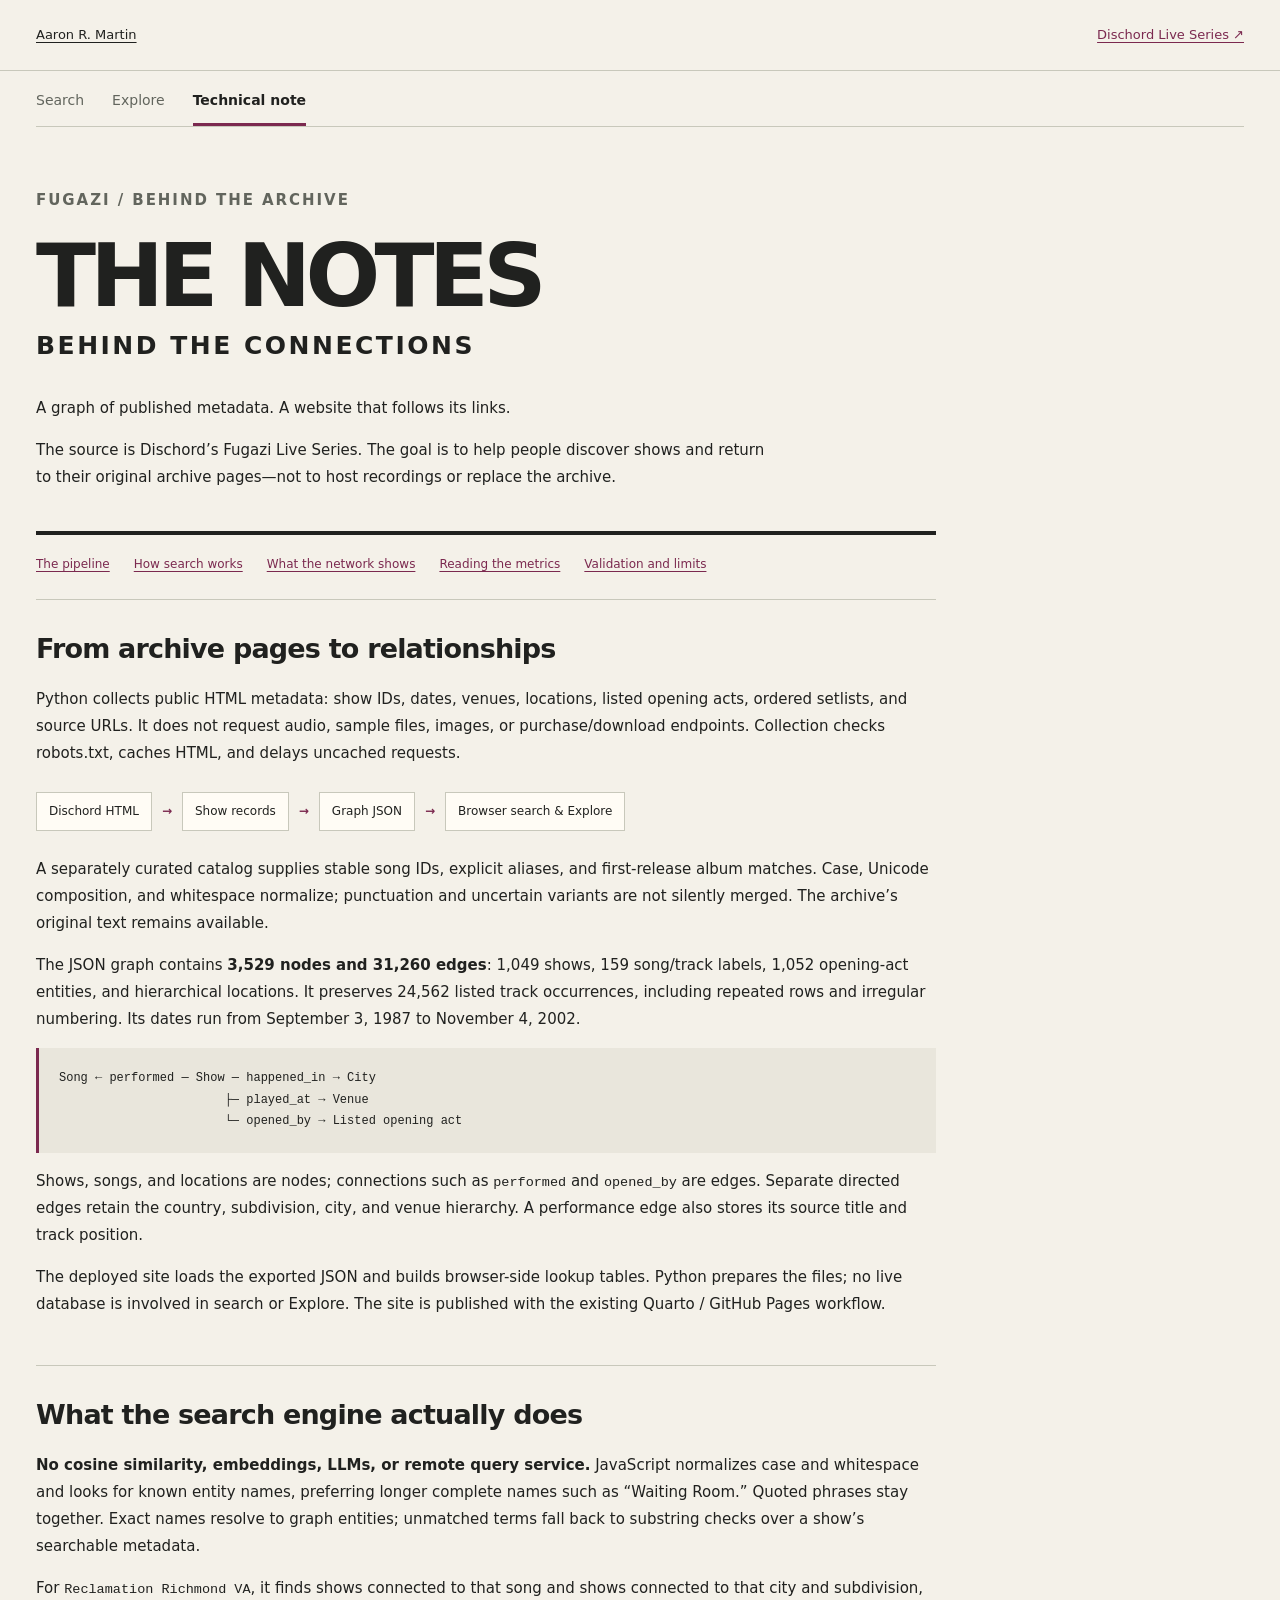
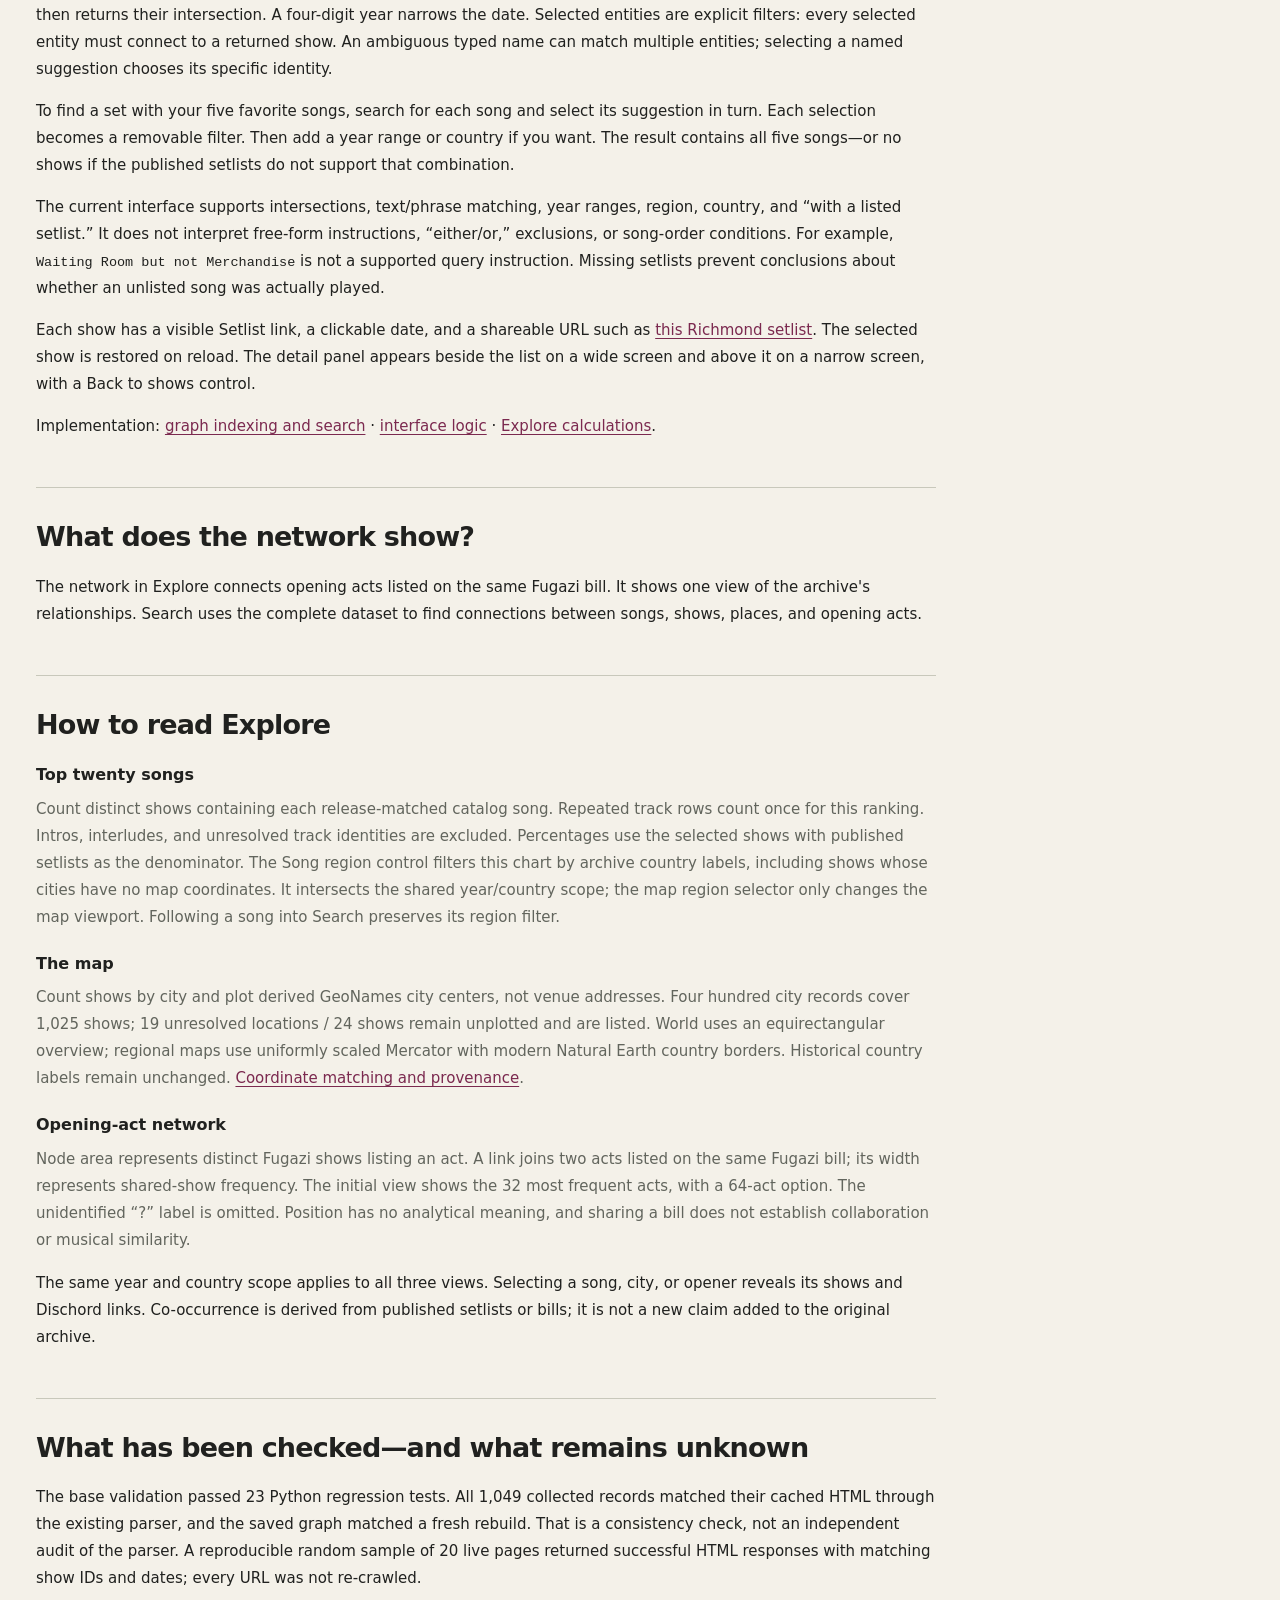
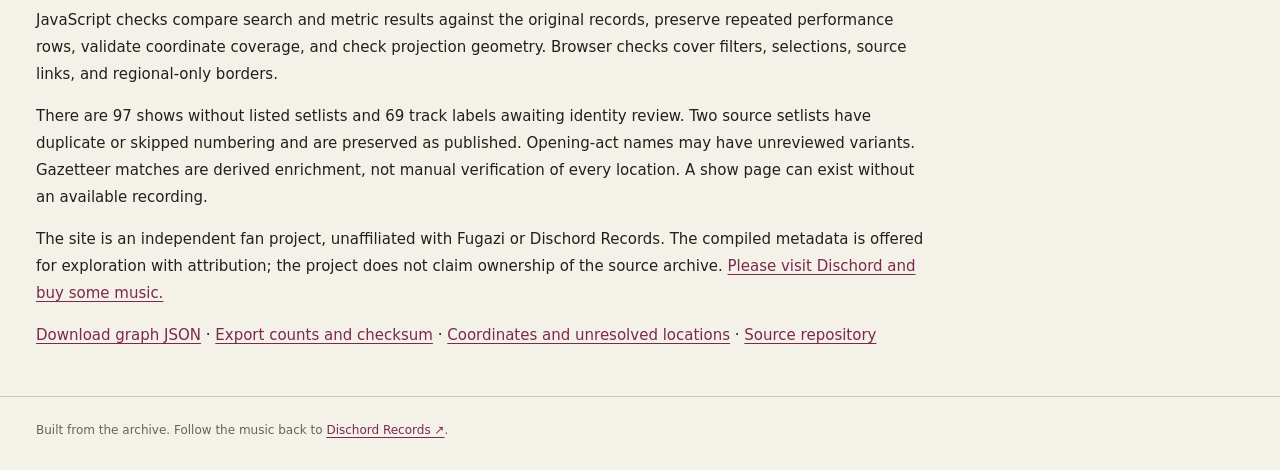
<file: web/technical.html>
<!doctype html>
<html lang="en">
<head><meta charset="utf-8"><meta name="viewport" content="width=device-width, initial-scale=1"><meta name="description" content="How the Fugazi Live archive search works: metadata collection, graph relationships, deterministic browser search, visualization limits and validation."><title>Fugazi / Technical note</title><link rel="stylesheet" href="style.css"><link rel="stylesheet" href="explore.css"><link rel="stylesheet" href="technical.css"></head>
<body>
<a class="skip" href="#how-it-works">Skip to the technical note</a>
<header><a class="home" href="/">Aaron R. Martin</a><a href="https://dischord.com/fugazi_live_series">Dischord Live Series ↗</a></header>
<main>
<nav class="archive-nav" aria-label="Archive views"><a href="index.html">Search</a><a href="explore.html">Explore</a><a href="technical.html" aria-current="page">Technical note</a></nav>
<article class="technical">
<section class="intro"><p class="eyebrow">Fugazi / Behind the archive</p><h1>THE NOTES<span>BEHIND THE CONNECTIONS</span></h1><p class="lede">A graph of published metadata. A website that follows its links.</p><p>The source is Dischord’s Fugazi Live Series. The goal is to help people discover shows and return to their original archive pages—not to host recordings or replace the archive.</p></section>
<nav class="note-contents" aria-label="Technical note sections"><a href="#how-it-works">The pipeline</a><a href="#search">How search works</a><a href="#full-network">What the network shows</a><a href="#metrics">Reading the metrics</a><a href="#validation">Validation and limits</a></nav>
<section id="how-it-works"><h2>From archive pages to relationships</h2><p>Python collects public HTML metadata: show IDs, dates, venues, locations, listed opening acts, ordered setlists, and source URLs. It does not request audio, sample files, images, or purchase/download endpoints. Collection checks robots.txt, caches HTML, and delays uncached requests.</p>
<div class="pipeline" aria-label="Build pipeline"><span>Dischord HTML</span><b aria-hidden="true">→</b><span>Show records</span><b aria-hidden="true">→</b><span>Graph JSON</span><b aria-hidden="true">→</b><span>Browser search &amp; Explore</span></div>
<p>A separately curated catalog supplies stable song IDs, explicit aliases, and first-release album matches. Case, Unicode composition, and whitespace normalize; punctuation and uncertain variants are not silently merged. The archive’s original text remains available.</p><p>The JSON graph contains <strong>3,529 nodes and 31,260 edges</strong>: 1,049 shows, 159 song/track labels, 1,052 opening-act entities, and hierarchical locations. It preserves 24,562 listed track occurrences, including repeated rows and irregular numbering. Its dates run from September 3, 1987 to November 4, 2002.</p>
<pre class="graph-example" aria-label="Example graph relationships">Song ← performed — Show — happened_in → City
                       ├─ played_at → Venue
                       └─ opened_by → Listed opening act</pre>
<p>Shows, songs, and locations are nodes; connections such as <code>performed</code> and <code>opened_by</code> are edges. Separate directed edges retain the country, subdivision, city, and venue hierarchy. A performance edge also stores its source title and track position.</p><p>The deployed site loads the exported JSON and builds browser-side lookup tables. Python prepares the files; no live database is involved in search or Explore. The site is published with the existing Quarto / GitHub Pages workflow.</p></section>
<section id="search"><h2>What the search engine actually does</h2><p><strong>No cosine similarity, embeddings, LLMs, or remote query service.</strong> JavaScript normalizes case and whitespace and looks for known entity names, preferring longer complete names such as “Waiting Room.” Quoted phrases stay together. Exact names resolve to graph entities; unmatched terms fall back to substring checks over a show’s searchable metadata.</p><p>For <code>Reclamation Richmond VA</code>, it finds shows connected to that song and shows connected to that city and subdivision, then returns their intersection. A four-digit year narrows the date. Selected entities are explicit filters: every selected entity must connect to a returned show. An ambiguous typed name can match multiple entities; selecting a named suggestion chooses its specific identity.</p><p>To find a set with your five favorite songs, search for each song and select its suggestion in turn. Each selection becomes a removable filter. Then add a year range or country if you want. The result contains all five songs—or no shows if the published setlists do not support that combination.</p><p>The current interface supports intersections, text/phrase matching, year ranges, region, country, and “with a listed setlist.” It does not interpret free-form instructions, “either/or,” exclusions, or song-order conditions. For example, <code>Waiting Room but not Merchandise</code> is not a supported query instruction. Missing setlists prevent conclusions about whether an unlisted song was actually played.</p><p>Each show has a visible Setlist link, a clickable date, and a shareable URL such as <a href="index.html?show=FLS0507">this Richmond setlist</a>. The selected show is restored on reload. The detail panel appears beside the list on a wide screen and above it on a narrow screen, with a Back to shows control.</p><p>Implementation: <a href="https://github.com/AaronMartin78/Fugazi_Live/blob/main/web/graph.mjs">graph indexing and search</a> · <a href="https://github.com/AaronMartin78/Fugazi_Live/blob/main/web/app.mjs">interface logic</a> · <a href="https://github.com/AaronMartin78/Fugazi_Live/blob/main/web/metrics.mjs">Explore calculations</a>.</p></section>
<section id="full-network"><h2>What does the network show?</h2><p>The network in Explore connects opening acts listed on the same Fugazi bill. It shows one view of the archive's relationships. Search uses the complete dataset to find connections between songs, shows, places, and opening acts.</p></section>
<section id="metrics"><h2>How to read Explore</h2><dl><dt>Top twenty songs</dt><dd>Count distinct shows containing each release-matched catalog song. Repeated track rows count once for this ranking. Intros, interludes, and unresolved track identities are excluded. Percentages use the selected shows with published setlists as the denominator. The Song region control filters this chart by archive country labels, including shows whose cities have no map coordinates. It intersects the shared year/country scope; the map region selector only changes the map viewport. Following a song into Search preserves its region filter.</dd><dt>The map</dt><dd>Count shows by city and plot derived GeoNames city centers, not venue addresses. Four hundred city records cover 1,025 shows; 19 unresolved locations / 24 shows remain unplotted and are listed. World uses an equirectangular overview; regional maps use uniformly scaled Mercator with modern Natural Earth country borders. Historical country labels remain unchanged. <a href="GEOGRAPHY.md">Coordinate matching and provenance</a>.</dd><dt>Opening-act network</dt><dd>Node area represents distinct Fugazi shows listing an act. A link joins two acts listed on the same Fugazi bill; its width represents shared-show frequency. The initial view shows the 32 most frequent acts, with a 64-act option. The unidentified “?” label is omitted. Position has no analytical meaning, and sharing a bill does not establish collaboration or musical similarity.</dd></dl><p>The same year and country scope applies to all three views. Selecting a song, city, or opener reveals its shows and Dischord links. Co-occurrence is derived from published setlists or bills; it is not a new claim added to the original archive.</p></section>
<section id="validation"><h2>What has been checked—and what remains unknown</h2><p>The base validation passed 23 Python regression tests. All 1,049 collected records matched their cached HTML through the existing parser, and the saved graph matched a fresh rebuild. That is a consistency check, not an independent audit of the parser. A reproducible random sample of 20 live pages returned successful HTML responses with matching show IDs and dates; every URL was not re-crawled.</p><p>JavaScript checks compare search and metric results against the original records, preserve repeated performance rows, validate coordinate coverage, and check projection geometry. Browser checks cover filters, selections, source links, and regional-only borders.</p><p>There are 97 shows without listed setlists and 69 track labels awaiting identity review. Two source setlists have duplicate or skipped numbering and are preserved as published. Opening-act names may have unreviewed variants. Gazetteer matches are derived enrichment, not manual verification of every location. A show page can exist without an available recording.</p><p>The site is an independent fan project, unaffiliated with Fugazi or Dischord Records. The compiled metadata is offered for exploration with attribution; the project does not claim ownership of the source archive. <a href="https://dischord.com/">Please visit Dischord and buy some music.</a></p><p><a href="data.json" download>Download graph JSON</a> · <a href="manifest.json">Export counts and checksum</a> · <a href="cities.json" download>Coordinates and unresolved locations</a> · <a href="https://github.com/AaronMartin78/Fugazi_Live">Source repository</a></p></section>
</article></main><footer>Built from the archive. Follow the music back to <a href="https://dischord.com/">Dischord Records ↗</a>.</footer>
</body></html>
</file>
<file: web/style.css>
:root{color-scheme:light;--paper:#f4f1e9;--ink:#20211f;--muted:#62655d;--line:#c8c8bb;--accent:#7b294f;--white:#fffcf5}*{box-sizing:border-box}body{margin:0;background:var(--paper);color:var(--ink);font:16px/1.6 system-ui,-apple-system,"Segoe UI",sans-serif}a{color:var(--accent);text-underline-offset:3px}button,input,select{font:inherit}button{cursor:pointer}button:disabled{cursor:wait;opacity:.55}button:focus-visible,a:focus-visible,input:focus-visible,select:focus-visible,summary:focus-visible{outline:3px solid var(--accent);outline-offset:3px}header,main,footer{max-width:1280px;margin:auto;padding:0 36px}header{display:flex;justify-content:space-between;gap:20px;padding-top:25px;padding-bottom:24px;border-bottom:1px solid var(--line);font-size:13px}.home{color:var(--ink)}.intro{padding:45px 0 25px;max-width:850px}.eyebrow{text-transform:uppercase;letter-spacing:.13em;font-size:11px;font-weight:700;color:var(--muted)}h1{font-size:clamp(58px,10vw,112px);letter-spacing:-.065em;line-height:.9;margin:22px 0 30px;font-weight:900}h1 span{display:block;font-size:clamp(17px,3vw,27px);letter-spacing:.1em;line-height:1.5;margin-top:12px}.lede{font-size:24px;margin-bottom:5px}.intro p:not(.lede){max-width:730px}.summary{font:13px/1.5 ui-monospace,monospace;color:var(--muted)}.search-panel{border-top:4px solid var(--ink);padding:24px 0 22px;border-bottom:1px solid var(--line)}label{display:block;font-size:13px;font-weight:650}.search-row{display:flex;gap:10px;margin-top:8px}input,select{border:1px solid #8d9185;border-radius:0;background:var(--white);color:var(--ink);padding:10px 12px;min-width:0}#query{flex:1;font-size:18px;padding:14px}button{border:1px solid var(--ink);border-radius:0;background:var(--ink);color:var(--white);padding:10px 18px;font-weight:650}.hint{font-size:12px;color:var(--muted);max-width:850px}.suggestions,.selected{display:flex;flex-wrap:wrap;gap:8px}.suggestions:not(:empty),.selected:not(:empty){margin:12px 0}.entity{font-size:12px;background:transparent;color:var(--ink);padding:5px 9px;border-color:var(--line);text-align:left}.entity small{color:var(--muted);font-weight:400}.selected .entity{background:var(--accent);border-color:var(--accent);color:white}.filters{display:flex;align-items:end;flex-wrap:wrap;gap:16px;margin-top:18px}.filters label input:not([type=checkbox]),.filters select{display:block;margin-top:4px}.filters input[type=number]{width:100px}.check{align-self:center;font-weight:400}.quiet{background:transparent;color:var(--ink);font-size:12px;padding:10px 12px}#filter-error{color:#9a2424;font-size:13px;margin:8px 0 0}.workspace{display:grid;grid-template-columns:minmax(0,1fr) minmax(0,1fr);gap:38px;padding:32px 0 45px}.section-heading{display:flex;align-items:baseline;justify-content:space-between;gap:10px;border-bottom:1px solid var(--ink);padding-bottom:14px}h2{font-size:22px;letter-spacing:-.03em;margin:0}#result-count{font-size:12px;color:var(--muted)}.show{border-bottom:1px solid var(--line);padding:16px 0}.show.active{border-left:4px solid var(--accent);padding-left:12px}.show-title{background:none;border:0;color:var(--ink);padding:0;text-align:left;font-size:16px;font-weight:750}.show-title:hover{text-decoration:underline}.show p{margin:3px 0;font-size:13px;color:var(--muted)}.show a{font-size:12px;font-weight:650}.show .date{font:12px ui-monospace,monospace;color:var(--accent)}#more{margin-top:20px}#detail{align-self:start;position:sticky;top:20px;border-top:4px solid var(--accent);background:#ebe8df;padding:24px;max-height:85vh;overflow:auto}.empty{color:var(--muted);font-size:14px}.source-link{display:inline-block;background:var(--accent);color:white;font-weight:700;text-decoration:none;padding:11px 16px;margin:12px 0}.detail-meta{font-size:14px;color:var(--muted)}.detail-meta p{margin:4px 0}.detail-label{font:12px ui-monospace,monospace;color:var(--accent)}h3{font-size:16px;margin:22px 0 10px}.tracks{list-style:none;padding:0;margin:0}.tracks li{display:flex;gap:12px;border-bottom:1px solid var(--line);padding:7px 0;font-size:14px}.track-number{width:26px;flex-shrink:0;color:var(--muted);font:12px/2 ui-monospace,monospace}.track-button{padding:0;border:0;background:none;text-align:left;color:var(--ink);font-size:14px;font-weight:500}.track-button:hover{color:var(--accent);text-decoration:underline}.album{display:block;font-size:10px;color:var(--muted)}.warning{font-size:12px;border-left:3px solid var(--accent);padding-left:12px}.notes{border-top:1px solid var(--ink);padding:26px 0;font-size:13px;max-width:870px}.notes h2{font-size:18px}.notes summary{cursor:pointer;font-weight:700}footer{font-size:12px;color:var(--muted);padding-top:24px;padding-bottom:30px;border-top:1px solid var(--line)}.skip{position:absolute;top:-100px}.skip:focus{top:8px;left:8px;background:white;padding:10px;z-index:10}@media(max-width:760px){header,main,footer{padding-left:20px;padding-right:20px}.intro{padding-top:30px}.lede{font-size:20px}.workspace{grid-template-columns:1fr;gap:24px}#detail{position:static;max-height:none;grid-row:1}.search-row{flex-direction:column}.filters{gap:12px}.filters select{max-width:220px}header{font-size:11px}.source-link{width:100%;text-align:center}}
</file>
<file: web/explore.css>
.archive-nav{display:flex;gap:28px;border-bottom:1px solid var(--line);padding:18px 0 0;font-size:14px}.archive-nav a{display:block;color:var(--muted);text-decoration:none;padding-bottom:12px;border-bottom:3px solid transparent}.archive-nav a[aria-current=page]{color:var(--ink);border-color:var(--accent);font-weight:750}.explore-intro{padding-top:38px;padding-bottom:28px}.explore-intro h1{font-size:clamp(64px,10vw,106px)}.scope{border-top:4px solid var(--ink);border-bottom:1px solid var(--line);padding:22px 0 26px}.scope .eyebrow{margin:0}.scope p{margin:6px 0}.scope .filters{margin-top:20px}#scope-summary{font-size:14px;color:var(--muted)}#scope-error{color:#9a2424;font-size:13px}.chapter-nav{display:flex;gap:32px;flex-wrap:wrap;padding:22px 0;font-size:12px}.chapter-nav a{color:var(--ink)}.chapter{padding:45px 0 60px;border-top:1px solid var(--ink);scroll-margin-top:20px}.chapter-heading{max-width:730px;margin-bottom:28px}.chapter-heading h2{font-size:clamp(29px,4vw,42px);line-height:1.15;letter-spacing:-.04em}.chapter-heading p:last-child{font-size:15px;color:var(--muted)}.insight{font-size:19px;max-width:800px;margin:0 0 25px}.caption{font-size:12px;line-height:1.6;color:var(--muted)}.song-row{display:grid;grid-template-columns:28px minmax(170px,240px) minmax(60px,1fr) 52px;gap:12px;align-items:center;width:100%;padding:7px 0;border:0;border-bottom:1px solid #dcdacf;color:var(--ink);background:none;font-size:14px;font-weight:500;text-align:left;min-height:36px}.song-row:hover,.song-row[aria-pressed=true]{background:#e8e3d8}.rank{font:11px ui-monospace,monospace;color:var(--muted)}.bar-track{height:15px;display:block}.bar{height:100%;display:block;background:var(--accent);min-width:2px}.bar-count{font:12px ui-monospace,monospace;text-align:right}.selection{background:#ebe8df;border-left:4px solid var(--accent);margin-top:24px;padding:20px 24px}.selection h3{margin:0 0 8px;font-size:20px}.selection p{font-size:13px}.selection .show-links{list-style:none;padding:0;margin:12px 0}.show-links li{display:flex;justify-content:space-between;gap:12px;font-size:12px;padding:8px 0;border-top:1px solid var(--line)}.selection .all-shows{display:inline-block;font-size:13px;font-weight:700}.map-tools{display:flex;align-items:center;justify-content:space-between;gap:20px;margin:0 0 20px}.map-tools label{display:flex;align-items:center;gap:12px;flex-shrink:0}.map-tools select{padding:7px 10px;font-size:12px}.map-frame{background:#e6e8e2;border:1px solid #ccd0c4;overflow:hidden}.map-frame svg{display:block;width:100%;height:auto}.land{fill:#faf7ef;stroke:#c7cbbf;stroke-width:.65;stroke-linejoin:round}.graticule{stroke:#d1d5c9;stroke-width:.5}.city-dot{fill:var(--accent);fill-opacity:.65;stroke:#fffaf0;stroke-width:1;cursor:pointer}.city-dot:hover,.city-dot:focus{fill-opacity:1;stroke:var(--ink);stroke-width:2;outline:none}.city-list,.act-list{display:flex;flex-wrap:wrap;gap:6px;margin-top:16px}.city-list button,.act-list button{background:transparent;color:var(--ink);border:1px solid var(--line);padding:5px 9px;font-size:11px;font-weight:500}.city-list button:hover,.act-list button:hover,.act-list button[aria-pressed=true]{border-color:var(--accent);color:var(--accent);background:#ebe3e6}.unmapped{font-size:12px;margin-top:20px;color:var(--muted)}.unmapped summary{cursor:pointer;font-weight:650}.unmapped a{display:inline-block;margin:4px 12px 4px 0}.network-frame{border-top:1px solid var(--line);border-bottom:1px solid var(--line);background:#efede5;overflow:hidden}.network-frame svg{display:block;width:100%;height:auto;min-height:320px}.network-link{stroke:var(--accent);stroke-opacity:.2}.network-node{cursor:pointer}.network-node circle{fill:var(--accent);fill-opacity:.82;stroke:var(--paper);stroke-width:2}.network-node text{fill:var(--ink);font-size:11px;font-weight:650;paint-order:stroke;stroke:var(--paper);stroke-width:4px;stroke-linejoin:round}.network-node:hover circle,.network-node:focus circle{fill:var(--ink);outline:none}.network-node:focus{outline:none}.network-frame.has-selection .network-node{opacity:.18}.network-frame.has-selection .network-node.connected{opacity:1}.network-frame.has-selection .network-link{stroke-opacity:.05}.network-frame.has-selection .network-link.connected{stroke-opacity:.65}.pair-links button{background:none;border:0;border-bottom:1px solid var(--line);display:block;color:var(--accent);font-size:12px;padding:7px 0;text-align:left}.empty-chart{padding:35px 0;color:var(--muted);font-size:14px}@media(max-width:700px){.chapter{padding:32px 0 40px}.chapter-nav{gap:18px}.song-row{grid-template-columns:20px minmax(110px,40%) minmax(35px,1fr) 32px;gap:8px;font-size:12px}.bar-track{height:12px}.map-tools{align-items:start;flex-direction:column;gap:10px}.map-tools label{font-size:12px}.selection{padding:16px}.show-links li{flex-direction:column;gap:3px}.network-frame{overflow:auto}.network-frame svg{min-width:650px}.map-frame svg{min-height:210px}.city-list button,.act-list button{font-size:11px;padding:7px 9px}.explore-intro .lede{font-size:19px}}
</file>
<file: web/technical.css>
.technical{max-width:900px}.technical .intro{max-width:850px}.technical h1{font-size:clamp(50px,8vw,88px)}.technical h1 span{font-size:clamp(14px,2.7vw,25px)}.technical section:not(.intro){border-top:1px solid var(--line);padding:32px 0;scroll-margin-top:20px}.technical section h2{font-size:27px;line-height:1.25;margin-bottom:20px}.technical p,.technical dd{font-size:15px;line-height:1.8}.technical pre{overflow:auto;max-width:100%;padding:20px;background:#e9e6dc;border-left:3px solid var(--accent);font:12px/1.8 ui-monospace,monospace}.technical code{font-size:.9em}.technical dt{font-weight:750;margin-top:20px}.technical dd{margin:8px 0 0;color:var(--muted)}.note-contents{display:flex;flex-wrap:wrap;gap:12px 24px;font-size:12px;border-top:4px solid var(--ink);padding:20px 0 25px}.pipeline{display:flex;flex-wrap:wrap;align-items:center;gap:10px;font-size:12px;margin:25px 0}.pipeline span{padding:9px 12px;border:1px solid var(--line);background:var(--white)}.pipeline b{color:var(--accent)}@media(max-width:600px){.technical .graph-example{font-size:10px;padding:14px}.technical section h2{font-size:23px}.technical h1 span{letter-spacing:.05em}}
</file>
